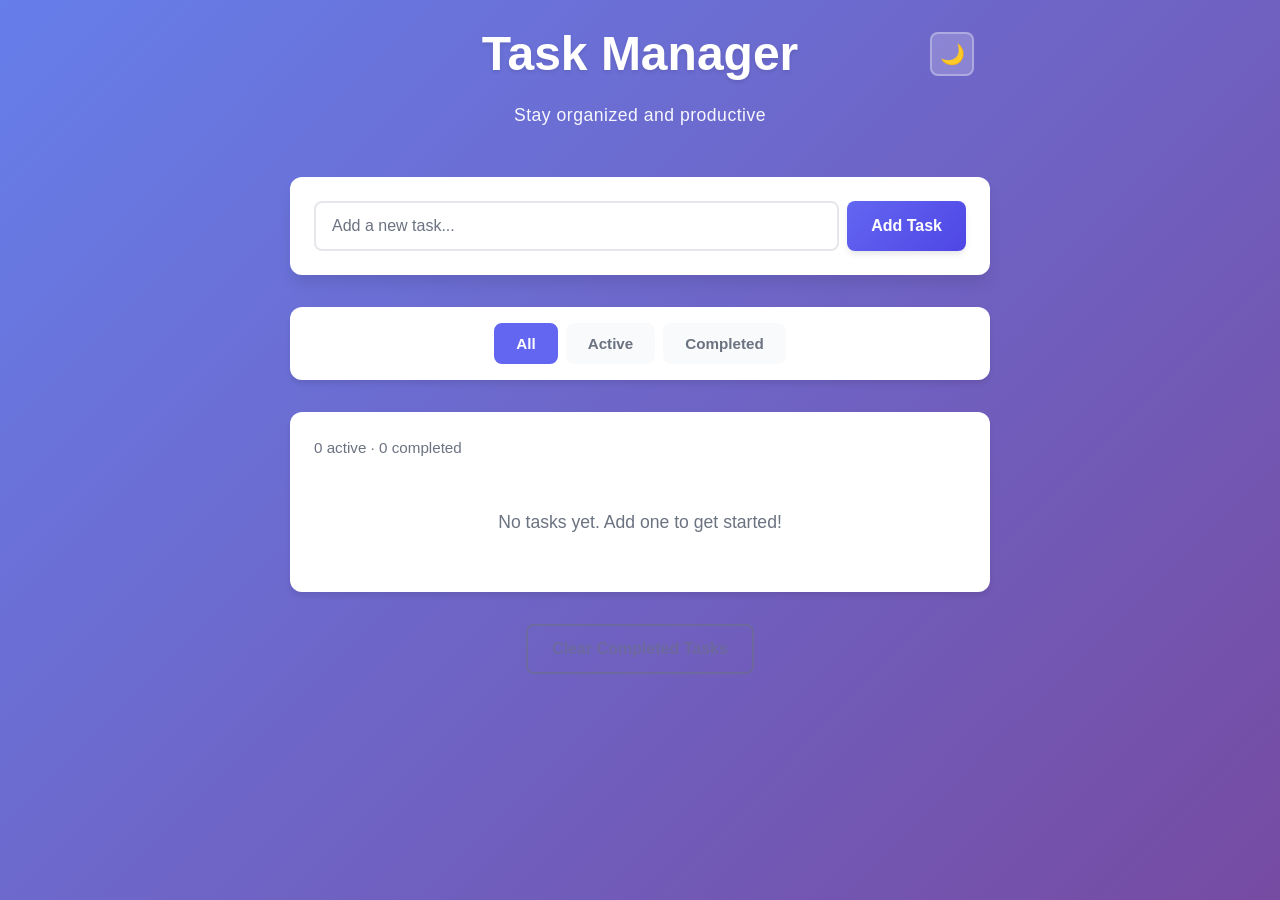
<file: index.html>
<!DOCTYPE html>
<html lang="en">

<head>
    
    <meta charset="UTF-8">
    <meta name="viewport" content="width=device-width, initial-scale=1.0">
    <meta name="description" content="A modern, accessible task manager application">
    <title>Task Manager</title>
    <link rel="stylesheet" href="styles.css">
</head>

<body>
    <main class="container">
        <header class="app-header">
            <h1>Task Manager</h1>
            <p class="subtitle">Stay organized and productive</p>
            <button id="darkModeToggle" class="dark-mode-toggle" aria-label="Toggle dark mode" title="Toggle dark mode">
                <span class="toggle-icon">🌙</span>
            </button>
        </header>

        <section class="input-section" aria-labelledby="add-task-heading">
            <h2 id="add-task-heading" class="sr-only">Add New Task</h2>
            <form class="task-form" id="taskForm">
                <div class="input-group">
                    <label for="taskInput" class="sr-only">Enter a new task</label>
                    <input type="text" id="taskInput" class="task-input" placeholder="Add a new task..."
                        autocomplete="off" aria-label="Enter a new task" required>
                    <button type="submit" class="add-button" aria-label="Add new task">
                        <span>Add Task</span>
                    </button>
                </div>
                <div id="taskError" class="error-message" role="alert" aria-live="polite"></div>
            </form>
        </section>

        <section class="filter-section" aria-labelledby="filter-heading">
            <h2 id="filter-heading" class="sr-only">Filter Tasks</h2>
            <div class="filter-buttons">
                <button class="filter-button active" data-filter="all" aria-pressed="true" aria-label="Show all tasks">
                    All
                </button>
                <button class="filter-button" data-filter="active" aria-pressed="false" aria-label="Show active tasks">
                    Active
                </button>
                <button class="filter-button" data-filter="completed" aria-pressed="false"
                    aria-label="Show completed tasks">
                    Completed
                </button>
            </div>
        </section>

        <section class="tasks-section" aria-labelledby="tasks-heading">
            <h2 id="tasks-heading" class="sr-only">Tasks List</h2>
            <div id="taskStats" class="task-stats" role="status" aria-live="polite">
                <span id="activeCount">0</span> active ·
                <span id="completedCount">0</span> completed
            </div>

            <div id="tasksContainer" class="tasks-container">
                <div class="empty-state">
                    <p>No tasks yet. Add one to get started!</p>
                </div>
            </div>
        </section>

        <footer class="app-footer">
            <button id="clearCompleted" class="clear-button" aria-label="Clear all completed tasks">
                Clear Completed Tasks
            </button>
        </footer>
    </main>

    <template id="taskTemplate">
        <article class="task-item" role="listitem">
            <div class="task-checkbox">
                <input type="checkbox" class="task-checkbox-input" aria-label="Mark task as complete">
            </div>
            <div class="task-content">
                <p class="task-text"></p>
            </div>
            <button class="delete-button" aria-label="Delete task" type="button">
                <span class="sr-only">Delete</span>
                <span aria-hidden="true">×</span>
            </button>
        </article>
    </template>

    <script src="script.js"></script>
</body>

</html>
</file>
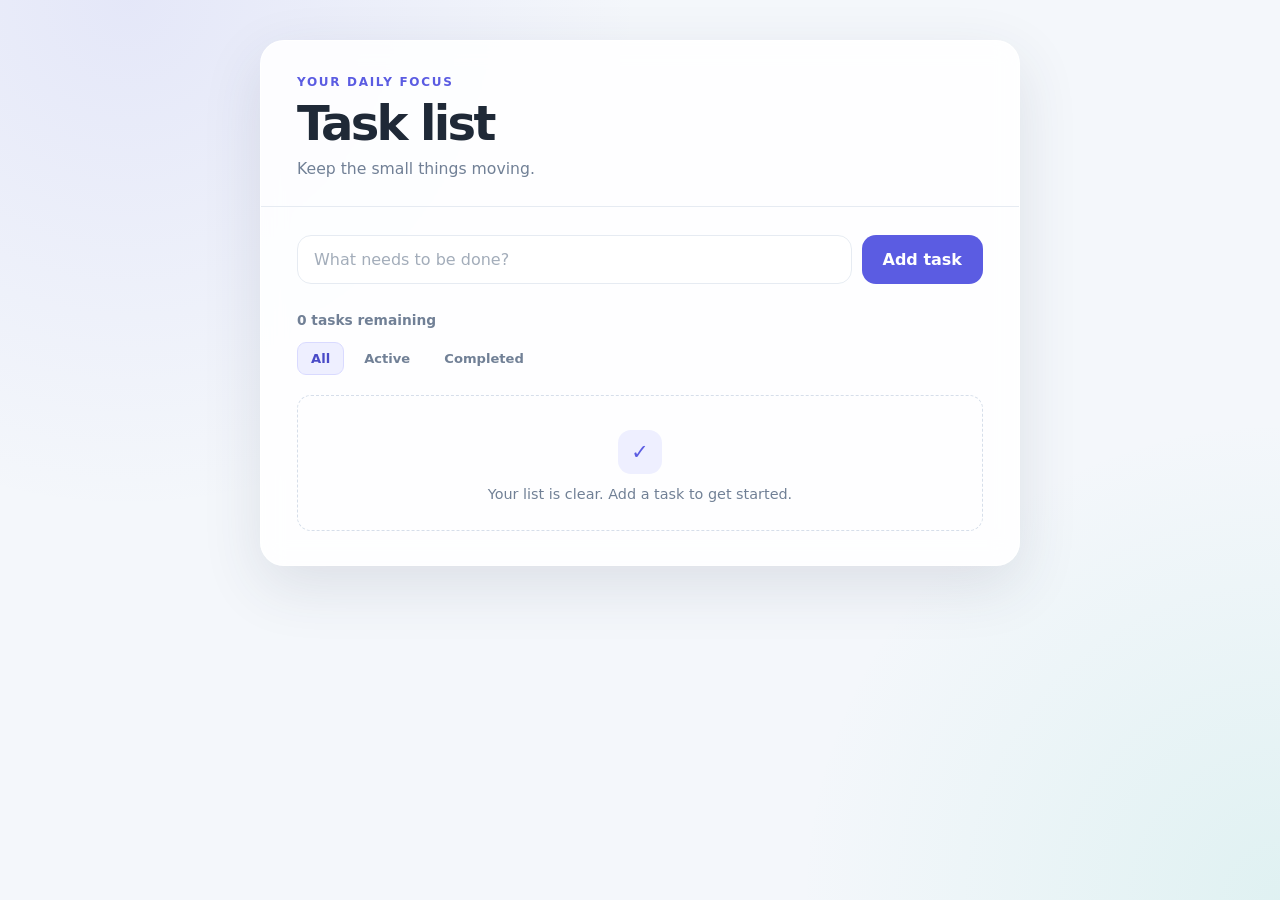
<file: agent-quickstart/index.html>
<!doctype html>
<html lang="en">
<head>
  <meta charset="UTF-8">
  <meta name="viewport" content="width=device-width, initial-scale=1.0">
  <meta name="theme-color" content="#f4f7fb">
  <title>Taskly — Simple task list</title>
  <style>
    :root {
      --bg: #f4f7fb;
      --surface: rgba(255, 255, 255, 0.88);
      --surface-solid: #ffffff;
      --ink: #1f2937;
      --muted: #718096;
      --line: #e6ebf2;
      --accent: #5b5ce2;
      --accent-dark: #494ac7;
      --accent-soft: #eeefff;
      --danger: #d95865;
      --shadow: 0 20px 60px rgba(48, 56, 85, 0.12);
      --radius-lg: 24px;
      --radius-md: 14px;
    }

    * { box-sizing: border-box; }

    body {
      min-height: 100vh;
      margin: 0;
      padding: 40px 20px;
      color: var(--ink);
      background:
        radial-gradient(circle at 10% 0%, rgba(91, 92, 226, 0.1), transparent 32rem),
        radial-gradient(circle at 100% 100%, rgba(98, 205, 186, 0.14), transparent 30rem),
        var(--bg);
      font-family: Inter, ui-sans-serif, system-ui, -apple-system, BlinkMacSystemFont, "Segoe UI", sans-serif;
      -webkit-font-smoothing: antialiased;
    }

    button, input { font: inherit; }
    button { cursor: pointer; }
    .sr-only {
      position: absolute;
      width: 1px;
      height: 1px;
      padding: 0;
      margin: -1px;
      overflow: hidden;
      clip: rect(0, 0, 0, 0);
      white-space: nowrap;
      border: 0;
    }

    .app-shell {
      width: min(100%, 760px);
      margin: 0 auto;
    }

    .app-card {
      overflow: hidden;
      background: var(--surface);
      border: 1px solid rgba(255, 255, 255, 0.9);
      border-radius: var(--radius-lg);
      box-shadow: var(--shadow);
      backdrop-filter: blur(12px);
    }

    header {
      padding: 34px 36px 28px;
      border-bottom: 1px solid var(--line);
    }

    .eyebrow {
      margin: 0 0 10px;
      color: var(--accent);
      font-size: 0.75rem;
      font-weight: 800;
      letter-spacing: 0.14em;
      text-transform: uppercase;
    }

    h1 {
      margin: 0;
      font-size: clamp(2rem, 5vw, 3rem);
      letter-spacing: -0.055em;
      line-height: 1;
    }

    .subtitle {
      margin: 12px 0 0;
      color: var(--muted);
      font-size: 0.98rem;
    }

    .content { padding: 28px 36px 34px; }

    .task-form {
      display: flex;
      gap: 10px;
      margin-bottom: 28px;
    }

    .task-input {
      min-width: 0;
      flex: 1;
      padding: 14px 16px;
      color: var(--ink);
      background: var(--surface-solid);
      border: 1px solid var(--line);
      border-radius: var(--radius-md);
      outline: none;
      transition: border-color 160ms ease, box-shadow 160ms ease;
    }

    .task-input::placeholder { color: #a3adba; }
    .task-input:focus {
      border-color: var(--accent);
      box-shadow: 0 0 0 4px rgba(91, 92, 226, 0.12);
    }

    .add-button {
      flex: 0 0 auto;
      padding: 0 21px;
      color: white;
      background: var(--accent);
      border: 0;
      border-radius: var(--radius-md);
      font-weight: 750;
      transition: background 160ms ease, transform 160ms ease;
    }

    .add-button:hover { background: var(--accent-dark); }
    .add-button:active { transform: translateY(1px); }

    .toolbar {
      display: flex;
      align-items: center;
      justify-content: space-between;
      gap: 16px;
      margin-bottom: 14px;
    }

    .filters {
      display: flex;
      flex-wrap: wrap;
      gap: 6px;
      margin-bottom: 20px;
    }

    .filter-button {
      padding: 8px 13px;
      color: var(--muted);
      background: transparent;
      border: 1px solid transparent;
      border-radius: 9px;
      font-size: 0.82rem;
      font-weight: 700;
      transition: color 160ms ease, background 160ms ease, border-color 160ms ease;
    }

    .filter-button:hover {
      color: var(--accent);
      background: var(--accent-soft);
    }

    .filter-button.active {
      color: var(--accent-dark);
      background: var(--accent-soft);
      border-color: #d9daff;
    }

    .count {
      margin: 0;
      color: var(--muted);
      font-size: 0.86rem;
      font-weight: 650;
    }

    .clear-button {
      padding: 4px 0;
      color: var(--danger);
      background: transparent;
      border: 0;
      font-size: 0.82rem;
      font-weight: 700;
    }

    .clear-button:hover { text-decoration: underline; }
    .clear-button[hidden] { display: none; }

    .task-list {
      display: grid;
      gap: 10px;
      padding: 0;
      margin: 0;
      list-style: none;
    }

    .task-item {
      display: flex;
      align-items: center;
      gap: 13px;
      padding: 15px 16px;
      background: var(--surface-solid);
      border: 1px solid var(--line);
      border-radius: var(--radius-md);
      animation: slide-in 220ms ease-out both;
    }

    @keyframes slide-in {
      from { opacity: 0; transform: translateY(-5px); }
      to { opacity: 1; transform: translateY(0); }
    }

    .task-check {
      display: grid;
      flex: 0 0 auto;
      width: 21px;
      height: 21px;
      margin: 0;
      place-items: center;
      appearance: none;
      background: white;
      border: 1.5px solid #bdc7d4;
      border-radius: 50%;
      transition: background 160ms ease, border-color 160ms ease;
    }

    .task-check::after {
      width: 5px;
      height: 9px;
      content: "";
      border: solid white;
      border-width: 0 2px 2px 0;
      opacity: 0;
      transform: rotate(45deg) translate(-1px, -1px);
    }

    .task-check:checked {
      background: var(--accent);
      border-color: var(--accent);
    }

    .task-check:checked::after { opacity: 1; }

    .task-text {
      min-width: 0;
      flex: 1;
      overflow-wrap: anywhere;
      font-size: 0.96rem;
      line-height: 1.4;
    }

    .task-item.completed .task-text {
      color: #a0a9b6;
      text-decoration: line-through;
    }

    .delete-button {
      display: grid;
      flex: 0 0 auto;
      width: 32px;
      height: 32px;
      place-items: center;
      color: #a8b2bf;
      background: transparent;
      border: 0;
      border-radius: 9px;
      font-size: 1.2rem;
      line-height: 1;
      transition: color 160ms ease, background 160ms ease;
    }

    .delete-button:hover {
      color: var(--danger);
      background: #fff1f2;
    }

    .empty-state {
      padding: 34px 20px 28px;
      color: var(--muted);
      text-align: center;
      border: 1px dashed #d6deea;
      border-radius: var(--radius-md);
    }

    .empty-icon {
      display: grid;
      width: 44px;
      height: 44px;
      margin: 0 auto 12px;
      place-items: center;
      color: var(--accent);
      background: var(--accent-soft);
      border-radius: 13px;
      font-size: 1.3rem;
    }

    .empty-state p { margin: 0; font-size: 0.9rem; }

    @media (max-width: 560px) {
      body { padding: 16px 12px; }
      header { padding: 28px 22px 24px; }
      .content { padding: 22px 22px 26px; }
      .task-form { flex-direction: column; }
      .add-button { min-height: 48px; }
    }
  </style>
</head>
<body>
  <main class="app-shell">
    <section class="app-card" aria-labelledby="page-title">
      <header>
        <p class="eyebrow">Your daily focus</p>
        <h1 id="page-title">Task list</h1>
        <p class="subtitle">Keep the small things moving.</p>
      </header>

      <div class="content">
        <form class="task-form" id="task-form">
          <label class="sr-only" for="task-input">New task</label>
          <input class="task-input" id="task-input" name="task" type="text"
            placeholder="What needs to be done?" maxlength="200" autocomplete="off" required>
          <button class="add-button" type="submit">Add task</button>
        </form>

        <div class="toolbar">
          <p class="count" id="task-count" aria-live="polite">0 tasks</p>
          <button class="clear-button" id="clear-completed" type="button" hidden>Clear completed</button>
        </div>

        <nav class="filters" aria-label="Task filters">
          <button class="filter-button active" type="button" data-filter="all" aria-pressed="true">All</button>
          <button class="filter-button" type="button" data-filter="active" aria-pressed="false">Active</button>
          <button class="filter-button" type="button" data-filter="completed" aria-pressed="false">Completed</button>
        </nav>

        <ul class="task-list" id="task-list"></ul>
        <div class="empty-state" id="empty-state">
          <div class="empty-icon" aria-hidden="true">✓</div>
          <p>Your list is clear. Add a task to get started.</p>
        </div>
      </div>
    </section>
  </main>

  <script>
    (() => {
      const STORAGE_KEY = "taskly-tasks";
      const form = document.querySelector("#task-form");
      const input = document.querySelector("#task-input");
      const list = document.querySelector("#task-list");
      const count = document.querySelector("#task-count");
      const emptyState = document.querySelector("#empty-state");
      const clearCompleted = document.querySelector("#clear-completed");
      const filterButtons = document.querySelectorAll(".filter-button");

      let tasks = loadTasks();
      let currentFilter = "all";

      function loadTasks() {
        try {
          const saved = JSON.parse(localStorage.getItem(STORAGE_KEY) || "[]");
          return Array.isArray(saved) ? saved.filter(isValidTask) : [];
        } catch {
          return [];
        }
      }

      function isValidTask(task) {
        return task && typeof task.id === "string" &&
          typeof task.text === "string" && typeof task.completed === "boolean";
      }

      function saveTasks() {
        localStorage.setItem(STORAGE_KEY, JSON.stringify(tasks));
      }

      function render() {
        list.replaceChildren();
        const remaining = tasks.filter(task => !task.completed).length;
        const visibleTasks = tasks.filter(task => {
          if (currentFilter === "active") return !task.completed;
          if (currentFilter === "completed") return task.completed;
          return true;
        });

        count.textContent = `${remaining} ${remaining === 1 ? "task" : "tasks"} remaining`;
        emptyState.hidden = visibleTasks.length > 0;
        clearCompleted.hidden = !tasks.some(task => task.completed);

        filterButtons.forEach(button => {
          const isActive = button.dataset.filter === currentFilter;
          button.classList.toggle("active", isActive);
          button.setAttribute("aria-pressed", String(isActive));
        });

        visibleTasks.forEach(task => {
          const item = document.createElement("li");
          item.className = `task-item${task.completed ? " completed" : ""}`;
          item.dataset.id = task.id;

          const checkbox = document.createElement("input");
          checkbox.className = "task-check";
          checkbox.type = "checkbox";
          checkbox.checked = task.completed;
          checkbox.setAttribute("aria-label", `Mark "${task.text}" as complete`);

          const text = document.createElement("span");
          text.className = "task-text";
          text.textContent = task.text;

          const deleteButton = document.createElement("button");
          deleteButton.className = "delete-button";
          deleteButton.type = "button";
          deleteButton.setAttribute("aria-label", `Delete "${task.text}"`);
          deleteButton.textContent = "×";

          checkbox.addEventListener("change", () => {
            task.completed = checkbox.checked;
            saveTasks();
            render();
          });

          deleteButton.addEventListener("click", () => {
            tasks = tasks.filter(itemTask => itemTask.id !== task.id);
            saveTasks();
            render();
          });

          item.append(checkbox, text, deleteButton);
          list.append(item);
        });
      }

      form.addEventListener("submit", event => {
        event.preventDefault();
        const text = input.value.trim();
        if (!text) return;

        tasks.unshift({
          id: `${Date.now()}-${Math.random().toString(36).slice(2, 8)}`,
          text,
          completed: false
        });
        saveTasks();
        render();
        form.reset();
        input.focus();
      });

      clearCompleted.addEventListener("click", () => {
        tasks = tasks.filter(task => !task.completed);
        saveTasks();
        render();
      });

      filterButtons.forEach(button => {
        button.addEventListener("click", () => {
          currentFilter = button.dataset.filter;
          render();
        });
      });

      render();
    })();
  </script>
</body>
</html>
</file>
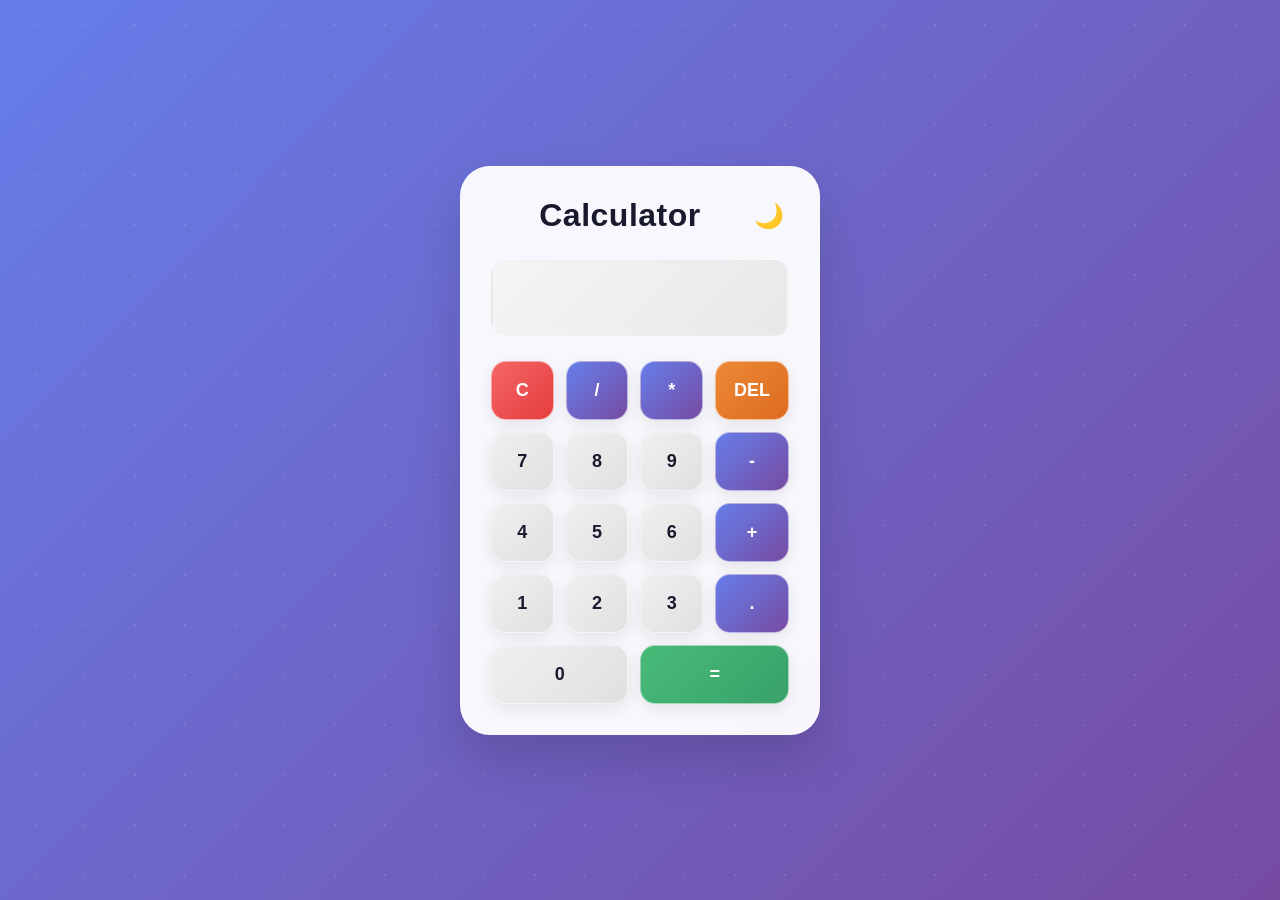
<file: calculator/index.html>
<!DOCTYPE html>
<html lang="en">

<head>
    <meta charset="UTF-8">
    <meta name="viewport" content="width=device-width, initial-scale=1.0">
    <title>Calculator</title>
    <link rel="stylesheet" href="styles.css">
</head>

<body>
    <!-- change the color of the DEL button to deep red -->
    <div class="container">
        <div class="calculator">
            <div class="header">
                <h1>Calculator</h1>
                <button class="toggle-dark" onclick="toggleDarkMode()" title="Toggle dark mode">🌙</button>
            </div>
            <div class="display">
                <input type="text" id="display" readonly>
            </div>
            <div class="buttons">
                <button class="btn clear" onclick="clearDisplay()">C</button>
                <button class="btn operator" onclick="appendOperator('/')">/</button>
                <button class="btn operator" onclick="appendOperator('*')">*</button>
                <button class="btn delete" onclick="deleteLastChar()">DEL</button>

                <button class="btn" onclick="appendNumber('7')">7</button>
                <button class="btn" onclick="appendNumber('8')">8</button>
                <button class="btn" onclick="appendNumber('9')">9</button>
                <button class="btn operator" onclick="appendOperator('-')">-</button>

                <button class="btn" onclick="appendNumber('4')">4</button>
                <button class="btn" onclick="appendNumber('5')">5</button>
                <button class="btn" onclick="appendNumber('6')">6</button>
                <button class="btn operator" onclick="appendOperator('+')">+</button>

                <button class="btn" onclick="appendNumber('1')">1</button>
                <button class="btn" onclick="appendNumber('2')">2</button>
                <button class="btn" onclick="appendNumber('3')">3</button>
                <button class="btn operator" onclick="appendDecimal()">.</button>

                <button class="btn zero" onclick="appendNumber('0')">0</button>
                <button class="btn equals" onclick="calculate()">=</button>
            </div>
        </div>
    </div>
    <script src="script.js"></script>
</body>

</html>
</file>
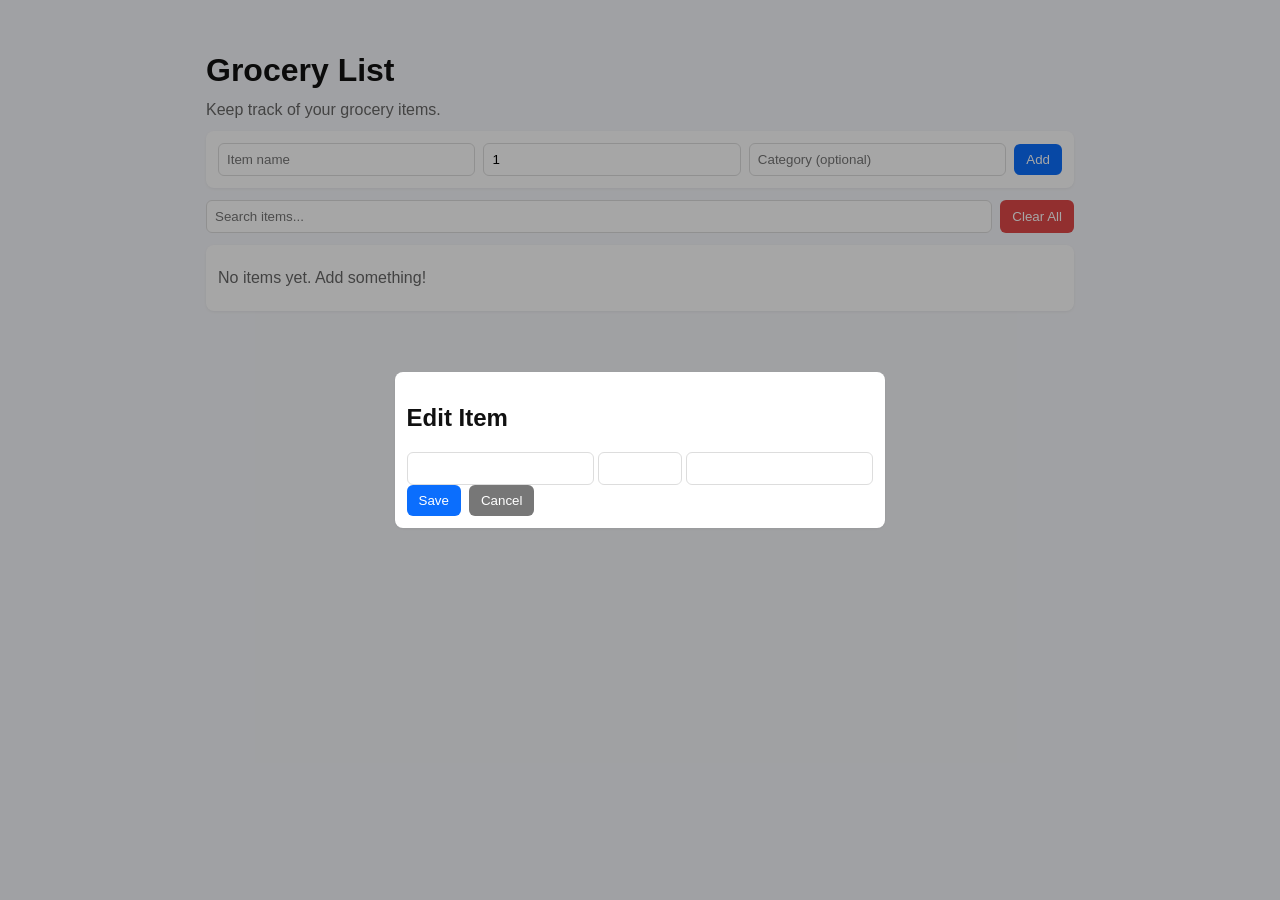
<file: grocery-list/index.html>
<!doctype html>
<html lang="en">

<head>
    <meta charset="utf-8" />
    <meta name="viewport" content="width=device-width,initial-scale=1" />
    <title>Grocery List</title>
    <link rel="stylesheet" href="styles.css">
</head>

<body>
    <main class="container">
        <h1>Grocery List</h1>
        <p class="muted">Keep track of your grocery items.</p>

        <form id="addForm" class="card">
            <div class="row">
                <input id="name" placeholder="Item name" required />
                <input id="qty" placeholder="Qty" type="number" min="1" value="1" required />
                <input id="category" placeholder="Category (optional)" />
                <button type="submit" class="btn">Add</button>
            </div>
        </form>

        <div class="controls">
            <input id="search" placeholder="Search items..." />
            <button id="clearAll" class="btn danger">Clear All</button>
        </div>

        <section id="listSection" class="card">
            <table id="itemsTable">
                <thead>
                    <tr>
                        <th>Item</th>
                        <th>Qty</th>
                        <th>Category</th>
                        <th>Actions</th>
                    </tr>
                </thead>
                <tbody id="itemsBody"></tbody>
            </table>
            <p id="emptyNotice" class="muted">No items yet. Add something!</p>
        </section>

        <div id="editModal" class="modal hidden">
            <div class="modal-content card">
                <h2>Edit Item</h2>
                <form id="editForm">
                    <input id="editName" required />
                    <input id="editQty" type="number" min="1" required />
                    <input id="editCategory" />
                    <div class="row">
                        <button type="submit" class="btn">Save</button>
                        <button type="button" id="cancelEdit" class="btn secondary">Cancel</button>
                    </div>
                </form>
            </div>
        </div>

    </main>

    <script src="app.js"></script>
</body>

</html>
</file>
<file: styles.css>
:root {
    --primary-color: #6366f1;
    --primary-dark: #4f46e5;
    --primary-light: #818cf8;
    --success-color: #10b981;
    --danger-color: #ef4444;
    --text-primary: #1f2937;
    --text-secondary: #6b7280;
    --bg-light: #f9fafb;
    --bg-white: #ffffff;
    --border-color: #e5e7eb;
    --shadow-sm: 0 1px 2px 0 rgba(0, 0, 0, 0.05);
    --shadow-md: 0 4px 6px -1px rgba(0, 0, 0, 0.1);
    --shadow-lg: 0 10px 15px -3px rgba(0, 0, 0, 0.1);
    --transition: all 0.3s cubic-bezier(0.4, 0, 0.2, 1);
}

* {
    margin: 0;
    padding: 0;
    box-sizing: border-box;
}

html {
    scroll-behavior: smooth;
}

body {
    font-family: -apple-system, BlinkMacSystemFont, 'Segoe UI', Roboto, 'Helvetica Neue', Arial, sans-serif;
    background: linear-gradient(135deg, #667eea 0%, #764ba2 100%);
    color: var(--text-primary);
    line-height: 1.6;
    min-height: 100vh;
    padding: 1rem;
}

/* Accessibility */
.sr-only {
    position: absolute;
    width: 1px;
    height: 1px;
    padding: 0;
    margin: -1px;
    overflow: hidden;
    clip: rect(0, 0, 0, 0);
    white-space: nowrap;
    border-width: 0;
}

/* Container */
.container {
    max-width: 700px;
    margin: 0 auto;
    display: flex;
    flex-direction: column;
    gap: 2rem;
}

/* Header */
.app-header {
    text-align: center;
    color: var(--bg-white);
    margin-bottom: 1rem;
    animation: slideDown 0.6s ease-out;
    position: relative;
}

.app-header h1 {
    font-size: clamp(2rem, 5vw, 3rem);
    font-weight: 800;
    margin-bottom: 0.5rem;
    text-shadow: 0 2px 4px rgba(0, 0, 0, 0.1);
}

.subtitle {
    font-size: 1.1rem;
    opacity: 0.95;
    font-weight: 300;
    letter-spacing: 0.5px;
}

@keyframes slideDown {
    from {
        opacity: 0;
        transform: translateY(-20px);
    }
    to {
        opacity: 1;
        transform: translateY(0);
    }
}

/* Input Section */
.input-section {
    background: var(--bg-white);
    border-radius: 12px;
    padding: 1.5rem;
    box-shadow: var(--shadow-lg);
    animation: slideUp 0.6s ease-out;
}

@keyframes slideUp {
    from {
        opacity: 0;
        transform: translateY(20px);
    }
    to {
        opacity: 1;
        transform: translateY(0);
    }
}

.task-form {
    display: flex;
    flex-direction: column;
    gap: 1rem;
}

.input-group {
    display: flex;
    gap: 0.5rem;
}

.task-input {
    flex: 1;
    padding: 0.875rem 1rem;
    font-size: 1rem;
    border: 2px solid var(--border-color);
    border-radius: 8px;
    transition: var(--transition);
    font-family: inherit;
}

.task-input:focus {
    outline: none;
    border-color: var(--primary-color);
    box-shadow: 0 0 0 3px rgba(99, 102, 241, 0.1);
}

.task-input::placeholder {
    color: var(--text-secondary);
}

.add-button {
    padding: 0.875rem 1.5rem;
    font-size: 1rem;
    font-weight: 600;
    background: linear-gradient(135deg, var(--primary-color), var(--primary-dark));
    color: white;
    border: none;
    border-radius: 8px;
    cursor: pointer;
    transition: var(--transition);
    box-shadow: var(--shadow-md);
    white-space: nowrap;
}

.add-button:hover {
    transform: translateY(-2px);
    box-shadow: var(--shadow-lg);
}

.add-button:active {
    transform: translateY(0);
}

.add-button:focus {
    outline: none;
    box-shadow: 0 0 0 3px rgba(99, 102, 241, 0.1);
}

.error-message {
    color: var(--danger-color);
    font-size: 0.875rem;
    font-weight: 500;
    display: none;
}

.error-message.show {
    display: block;
}

/* Filter Section */
.filter-section {
    background: var(--bg-white);
    border-radius: 12px;
    padding: 1rem;
    box-shadow: var(--shadow-md);
}

.filter-buttons {
    display: flex;
    gap: 0.5rem;
    flex-wrap: wrap;
    justify-content: center;
}

.filter-button {
    padding: 0.625rem 1.25rem;
    font-size: 0.95rem;
    font-weight: 600;
    background: var(--bg-light);
    color: var(--text-secondary);
    border: 2px solid transparent;
    border-radius: 8px;
    cursor: pointer;
    transition: var(--transition);
}

.filter-button:hover {
    background: var(--border-color);
}

.filter-button.active {
    background: var(--primary-color);
    color: white;
    border-color: var(--primary-color);
}

.filter-button:focus {
    outline: none;
    box-shadow: 0 0 0 3px rgba(99, 102, 241, 0.1);
}

/* Tasks Section */
.tasks-section {
    background: var(--bg-white);
    border-radius: 12px;
    padding: 1.5rem;
    box-shadow: var(--shadow-md);
    flex: 1;
    display: flex;
    flex-direction: column;
}

.task-stats {
    font-size: 0.95rem;
    color: var(--text-secondary);
    margin-bottom: 1rem;
    font-weight: 500;
}

.tasks-container {
    display: flex;
    flex-direction: column;
    gap: 0.75rem;
}

.empty-state {
    text-align: center;
    padding: 2rem 1rem;
    color: var(--text-secondary);
}

.empty-state p {
    font-size: 1.1rem;
}

/* Task Item */
.task-item {
    display: flex;
    align-items: center;
    gap: 1rem;
    padding: 1rem;
    background: var(--bg-light);
    border: 2px solid transparent;
    border-radius: 8px;
    transition: var(--transition);
    animation: taskEnter 0.3s ease-out;
}

@keyframes taskEnter {
    from {
        opacity: 0;
        transform: translateX(-10px);
    }
    to {
        opacity: 1;
        transform: translateX(0);
    }
}

.task-item:hover {
    background: var(--border-color);
    border-color: var(--primary-light);
}

.task-item.completed .task-text {
    color: var(--text-secondary);
    text-decoration: line-through;
    opacity: 0.7;
}

.task-checkbox {
    display: flex;
    align-items: center;
    justify-content: center;
    flex-shrink: 0;
}

.task-checkbox-input {
    width: 20px;
    height: 20px;
    cursor: pointer;
    accent-color: var(--primary-color);
}

.task-checkbox-input:focus {
    outline: none;
    box-shadow: 0 0 0 3px rgba(99, 102, 241, 0.2);
    border-radius: 4px;
}

.task-content {
    flex: 1;
    min-width: 0;
}

.task-text {
    word-break: break-word;
    white-space: pre-wrap;
    margin: 0;
    font-size: 1rem;
}

.delete-button {
    padding: 0.5rem;
    font-size: 1.5rem;
    background: transparent;
    color: var(--text-secondary);
    border: none;
    cursor: pointer;
    border-radius: 6px;
    transition: var(--transition);
    flex-shrink: 0;
    width: 36px;
    height: 36px;
    display: flex;
    align-items: center;
    justify-content: center;
}

.delete-button:hover {
    background: rgba(239, 68, 68, 0.1);
    color: var(--danger-color);
}

.delete-button:focus {
    outline: none;
    box-shadow: 0 0 0 3px rgba(239, 68, 68, 0.1);
}

.delete-button:active {
    transform: scale(0.95);
}

/* Footer */
.app-footer {
    display: flex;
    justify-content: center;
}

.clear-button {
    padding: 0.875rem 1.5rem;
    font-size: 1rem;
    font-weight: 600;
    background: transparent;
    color: var(--text-secondary);
    border: 2px solid var(--text-secondary);
    border-radius: 8px;
    cursor: pointer;
    transition: var(--transition);
}

.clear-button:hover {
    background: rgba(239, 68, 68, 0.05);
    border-color: var(--danger-color);
    color: var(--danger-color);
}

.clear-button:focus {
    outline: none;
    box-shadow: 0 0 0 3px rgba(239, 68, 68, 0.1);
}

.clear-button:disabled {
    opacity: 0.5;
    cursor: not-allowed;
}

/* Dark Mode Toggle */
.dark-mode-toggle {
    position: absolute;
    top: 1rem;
    right: 1rem;
    width: 44px;
    height: 44px;
    padding: 0.5rem;
    background: rgba(255, 255, 255, 0.2);
    color: white;
    border: 2px solid rgba(255, 255, 255, 0.3);
    border-radius: 8px;
    cursor: pointer;
    font-size: 1.25rem;
    transition: var(--transition);
    display: flex;
    align-items: center;
    justify-content: center;
}

.dark-mode-toggle:hover {
    background: rgba(255, 255, 255, 0.3);
    border-color: rgba(255, 255, 255, 0.5);
    transform: scale(1.05);
}

.dark-mode-toggle:focus {
    outline: none;
    box-shadow: 0 0 0 3px rgba(255, 255, 255, 0.3);
}

.toggle-icon {
    display: inline-block;
    transition: transform 0.3s ease-out;
}

.dark-mode-toggle[aria-pressed="true"] .toggle-icon {
    transform: rotate(20deg);
}

/* Dark Mode Styles */
html.dark-mode {
    color-scheme: dark;
}

html.dark-mode :root {
    --text-primary: #f3f4f6;
    --text-secondary: #9ca3af;
    --bg-light: #1f2937;
    --bg-white: #111827;
    --border-color: #374151;
}

html.dark-mode body {
    background: linear-gradient(135deg, #1e1b4b 0%, #0f172a 100%);
}

html.dark-mode .app-header {
    color: #f3f4f6;
}

html.dark-mode .dark-mode-toggle {
    background: rgba(0, 0, 0, 0.3);
    border-color: rgba(255, 255, 255, 0.2);
}

html.dark-mode .dark-mode-toggle:hover {
    background: rgba(0, 0, 0, 0.4);
    border-color: rgba(255, 255, 255, 0.3);
}

/* Print styles */
@media print {
    body {
        background: white;
    }

    .app-header,
    .input-section,
    .filter-section {
        display: none;
    }

    .tasks-section {
        box-shadow: none;
        border: 1px solid var(--border-color);
    }
}

/* Responsive Design */
@media (max-width: 480px) {
    body {
        padding: 0.75rem;
    }

    .container {
        gap: 1.5rem;
    }

    .input-group {
        flex-direction: column;
    }

    .add-button {
        width: 100%;
    }

    .app-header h1 {
        font-size: 1.75rem;
    }

    .input-section,
    .tasks-section,
    .filter-section {
        padding: 1.25rem;
    }

    .filter-buttons {
        gap: 0.375rem;
    }

    .filter-button {
        flex: 1;
        padding: 0.5rem 0.75rem;
        font-size: 0.875rem;
    }

    .task-item {
        gap: 0.75rem;
        padding: 0.875rem;
    }

    .delete-button {
        width: 32px;
        height: 32px;
        font-size: 1.25rem;
    }
}

@media (max-width: 320px) {
    .app-header h1 {
        font-size: 1.5rem;
    }

    .subtitle {
        font-size: 0.95rem;
    }

    .task-input {
        font-size: 16px;
    }
}
</file>
<file: calculator/styles.css>
* {
    margin: 0;
    padding: 0;
    box-sizing: border-box;
}

body {
    font-family: 'Segoe UI', 'Roboto', 'Helvetica', sans-serif;
    background: linear-gradient(135deg, #667eea 0%, #764ba2 100%);
    min-height: 100vh;
    display: flex;
    justify-content: center;
    align-items: center;
    position: relative;
    overflow: hidden;
}

body::before {
    content: '';
    position: fixed;
    top: -50%;
    right: -50%;
    width: 200%;
    height: 200%;
    background: radial-gradient(circle, rgba(255, 255, 255, 0.1) 1px, transparent 1px);
    background-size: 50px 50px;
    animation: float 20s infinite linear;
    z-index: -1;
    pointer-events: none;
}

@keyframes float {
    0% {
        transform: translate(0, 0);
    }

    100% {
        transform: translate(50px, 50px);
    }
}

.container {
    display: flex;
    justify-content: center;
    align-items: center;
    min-height: 100vh;
    z-index: 1;
}

.calculator {
    background: rgba(255, 255, 255, 0.95);
    backdrop-filter: blur(20px);
    border-radius: 30px;
    box-shadow: 0 25px 50px rgba(0, 0, 0, 0.15), 0 0 1px rgba(255, 255, 255, 0.5) inset;
    padding: 30px;
    width: 360px;
    border: 1px solid rgba(255, 255, 255, 0.3);
    transition: all 0.3s ease;
}

.header {
    display: flex;
    justify-content: space-between;
    align-items: center;
    margin-bottom: 25px;
}

.calculator h1 {
    margin: 0;
    color: #1a1a2e;
    font-size: 32px;
    flex: 1;
    text-align: center;
    font-weight: 700;
    letter-spacing: 0.5px;
}

.toggle-dark {
    background: none;
    border: none;
    font-size: 24px;
    cursor: pointer;
    padding: 5px;
    transition: transform 0.3s ease;
}

.toggle-dark:hover {
    transform: scale(1.2) rotate(20deg);
}

.display {
    margin-bottom: 25px;
}

#display {
    width: 100%;
    padding: 20px;
    font-size: 28px;
    border: 2px solid transparent;
    border-radius: 15px;
    text-align: right;
    background: linear-gradient(135deg, #f5f5f5 0%, #e8e8e8 100%);
    color: #1a1a2e;
    font-weight: 600;
    transition: all 0.3s ease;
    letter-spacing: 0.5px;
}

#display:focus {
    outline: none;
    border-color: #667eea;
    box-shadow: 0 0 20px rgba(102, 126, 234, 0.3), inset 0 0 10px rgba(102, 126, 234, 0.1);
    background: linear-gradient(135deg, #ffffff 0%, #f0f0f0 100%);
}

.buttons {
    display: grid;
    grid-template-columns: repeat(4, 1fr);
    gap: 12px;
}

.btn {
    padding: 18px;
    font-size: 18px;
    border: none;
    border-radius: 15px;
    cursor: pointer;
    background: linear-gradient(135deg, #f0f0f0 0%, #e0e0e0 100%);
    color: #1a1a2e;
    font-weight: 600;
    transition: all 0.3s cubic-bezier(0.34, 1.56, 0.64, 1);
    box-shadow: 0 5px 15px rgba(0, 0, 0, 0.08);
    border: 1px solid rgba(255, 255, 255, 0.5);
}

.btn:hover {
    background: linear-gradient(135deg, #ffffff 0%, #e8e8e8 100%);
    transform: translateY(-4px);
    box-shadow: 0 12px 25px rgba(0, 0, 0, 0.15);
}

.btn:active {
    transform: translateY(-2px);
    box-shadow: 0 5px 15px rgba(0, 0, 0, 0.08);
}

.btn.operator {
    background: linear-gradient(135deg, #667eea 0%, #764ba2 100%);
    color: white;
}

.btn.operator:hover {
    background: linear-gradient(135deg, #764ba2 0%, #667eea 100%);
    box-shadow: 0 12px 25px rgba(102, 126, 234, 0.4);
}

.btn.equals {
    background: linear-gradient(135deg, #48bb78 0%, #38a169 100%);
    color: white;
    grid-column: span 2;
}

.btn.equals:hover {
    background: linear-gradient(135deg, #38a169 0%, #48bb78 100%);
    box-shadow: 0 12px 25px rgba(72, 187, 120, 0.4);
}

.btn.clear {
    background: linear-gradient(135deg, #f56565 0%, #e53e3e 100%);
    color: white;
}

.btn.clear:hover {
    background: linear-gradient(135deg, #e53e3e 0%, #f56565 100%);
    box-shadow: 0 12px 25px rgba(245, 101, 101, 0.4);
}

.btn.delete {
    background: linear-gradient(135deg, #ed8936 0%, #dd6b20 100%);
    color: white;
}

.btn.delete:hover {
    background: linear-gradient(135deg, #dd6b20 0%, #ed8936 100%);
    box-shadow: 0 12px 25px rgba(237, 137, 54, 0.4);
}

.btn.zero {
    grid-column: span 2;
}

/* Dark Mode Styles */
body.dark-mode {
    background: linear-gradient(135deg, #0f0f1e 0%, #1a1a2e 100%);
}

body.dark-mode .calculator {
    background: rgba(20, 25, 40, 0.85);
    backdrop-filter: blur(20px);
    border: 1px solid rgba(255, 255, 255, 0.1);
    box-shadow: 0 25px 50px rgba(0, 0, 0, 0.3), 0 0 1px rgba(255, 255, 255, 0.1) inset;
}

body.dark-mode .calculator h1 {
    color: #e8e8f0;
}

body.dark-mode #display {
    background: linear-gradient(135deg, #1a1a2e 0%, #0f0f1e 100%);
    color: #e8e8f0;
    border-color: #e94560;
    box-shadow: 0 0 20px rgba(233, 69, 96, 0.2), inset 0 0 10px rgba(233, 69, 96, 0.05);
}

body.dark-mode #display:focus {
    border-color: #e94560;
    box-shadow: 0 0 25px rgba(233, 69, 96, 0.4), inset 0 0 10px rgba(233, 69, 96, 0.15);
}

body.dark-mode .btn {
    background: linear-gradient(135deg, #2a2a3e 0%, #1a1a2e 100%);
    color: #e8e8f0;
    box-shadow: 0 5px 15px rgba(0, 0, 0, 0.3);
    border: 1px solid rgba(255, 255, 255, 0.1);
}

body.dark-mode .btn:hover {
    background: linear-gradient(135deg, #3a3a4e 0%, #2a2a3e 100%);
    box-shadow: 0 12px 25px rgba(0, 0, 0, 0.5);
}

body.dark-mode .btn.operator {
    background: linear-gradient(135deg, #e94560 0%, #d63447 100%);
    color: white;
}

body.dark-mode .btn.operator:hover {
    background: linear-gradient(135deg, #d63447 0%, #e94560 100%);
    box-shadow: 0 12px 25px rgba(233, 69, 96, 0.5);
}

body.dark-mode .btn.equals {
    background: linear-gradient(135deg, #2c5aa0 0%, #1f3f7f 100%);
    color: white;
}

body.dark-mode .btn.equals:hover {
    background: linear-gradient(135deg, #1f3f7f 0%, #2c5aa0 100%);
    box-shadow: 0 12px 25px rgba(44, 90, 160, 0.4);
}

body.dark-mode .btn.clear {
    background: linear-gradient(135deg, #c9184a 0%, #a01237 100%);
    color: white;
}

body.dark-mode .btn.clear:hover {
    background: linear-gradient(135deg, #a01237 0%, #c9184a 100%);
    box-shadow: 0 12px 25px rgba(201, 24, 74, 0.4);
}

body.dark-mode .btn.delete {
    background: linear-gradient(135deg, #d64045 0%, #c0333f 100%);
    color: white;
}

body.dark-mode .btn.delete:hover {
    background: linear-gradient(135deg, #c0333f 0%, #d64045 100%);
    box-shadow: 0 12px 25px rgba(214, 64, 69, 0.4);
}
</file>
<file: grocery-list/styles.css>
:root {
    --bg: #f6f7fb;
    --card: #fff;
    --muted: #666;
    --accent: #0b6efd;
    --danger: #e04848;
    --gap: 12px
}

* {
    box-sizing: border-box;
    font-family: Segoe UI, Arial, Helvetica, sans-serif
}

body {
    margin: 0;
    background: var(--bg);
    color: #111
}

.container {
    max-width: 900px;
    margin: 36px auto;
    padding: 16px
}

.card {
    background: var(--card);
    padding: 12px;
    border-radius: 8px;
    box-shadow: 0 1px 3px rgba(0, 0, 0, .06)
}

h1 {
    margin: 0 0 12px
}

.row {
    display: flex;
    gap: 8px;
    align-items: center
}

input {
    padding: 8px;
    border: 1px solid #ddd;
    border-radius: 6px;
    flex: 1
}

input[type=number] {
    width: 84px
}

.btn {
    background: var(--accent);
    color: #fff;
    border: none;
    padding: 8px 12px;
    border-radius: 6px;
    cursor: pointer
}

.btn.secondary {
    background: #777
}

.btn.danger {
    background: var(--danger)
}

.controls {
    display: flex;
    gap: 8px;
    margin: 12px 0
}

table {
    width: 100%;
    border-collapse: collapse
}

th,
td {
    padding: 10px;
    text-align: left;
    border-bottom: 1px solid #f0f0f0
}

.muted {
    color: var(--muted);
    margin: 12px 0
}

.hidden {
    display: none
}

.modal {
    position: fixed;
    inset: 0;
    display: flex;
    align-items: center;
    justify-content: center;
    background: rgba(0, 0, 0, .35)
}

.modal-content {
    min-width: 320px
}

.actions button {
    margin-right: 6px
}

.action-btn {
    background: transparent;
    border: none;
    color: var(--accent);
    cursor: pointer
}

.action-btn.delete {
    color: var(--danger)
}

@media(max-width:600px) {
    .row {
        flex-direction: column;
        align-items: stretch
    }

    input[type=number] {
        width: 100%
    }
}
</file>
